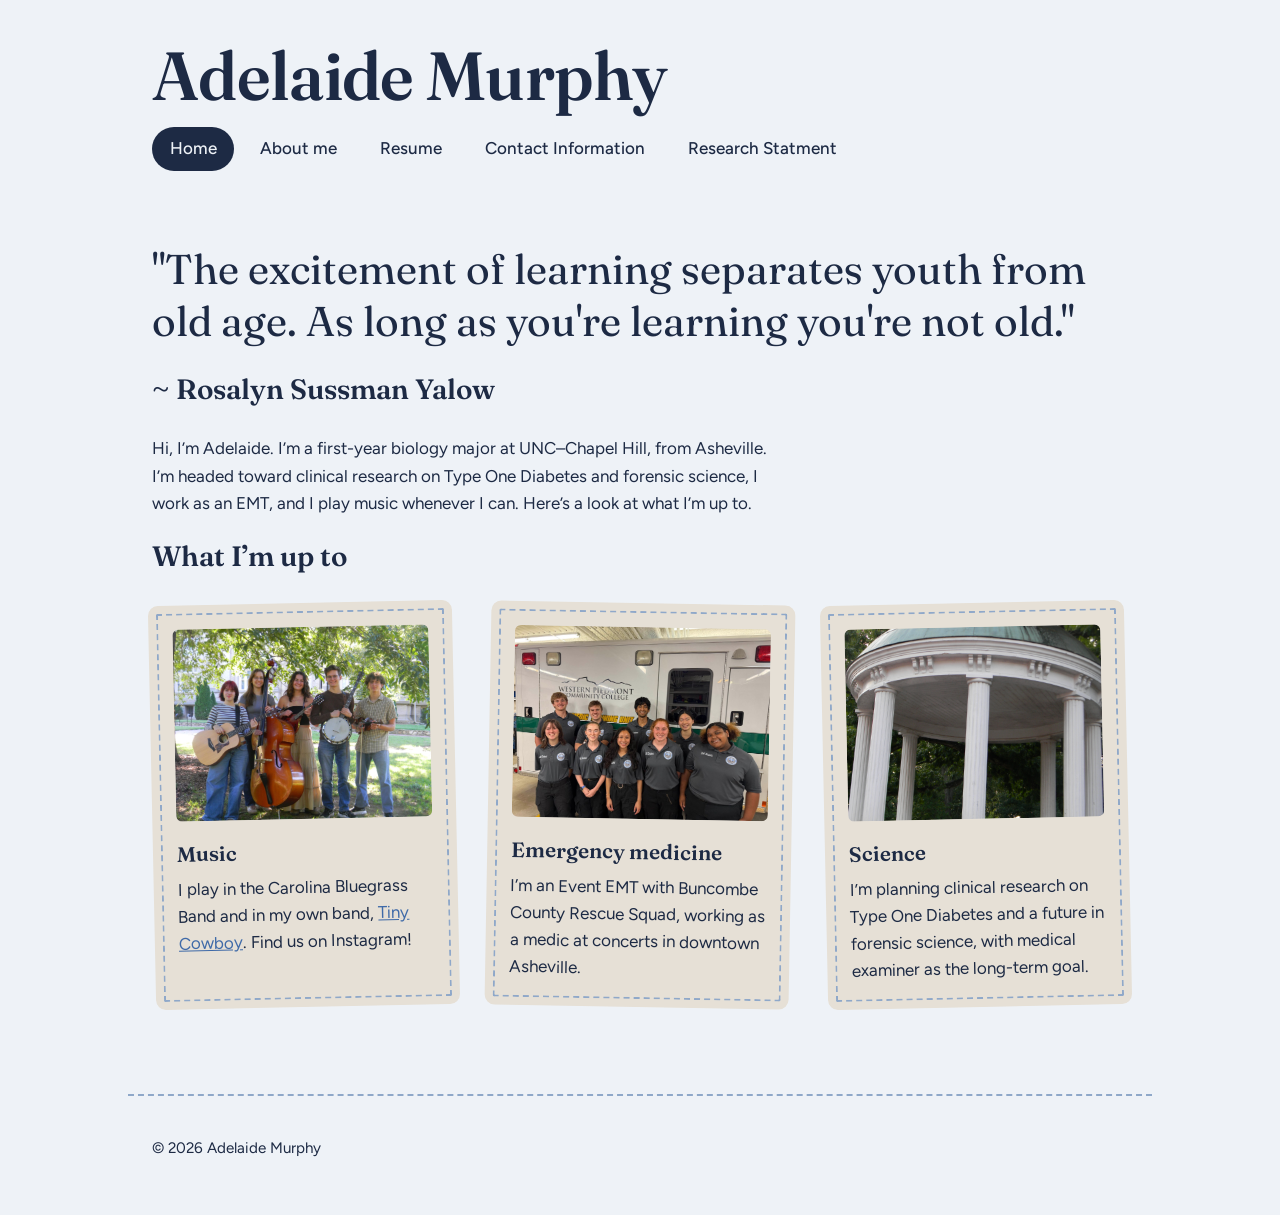
<file: index.html>
<!DOCTYPE html>
<html lang="en">
<head>
    <meta charset="UTF-8">
    <meta name="viewport" content="width=device-width, initial-scale=1">
    <title>Adelaide Murphy</title>
    <link rel="preconnect" href="https://fonts.googleapis.com">
    <link rel="preconnect" href="https://fonts.gstatic.com" crossorigin>
    <link href="https://fonts.googleapis.com/css2?family=Fraunces:opsz,wght@9..144,400;9..144,600&family=Figtree:wght@400;500;600&display=swap" rel="stylesheet">
    <link rel="stylesheet" href="style.css">
</head>
<body>
    <header class="site-header">
        <h1 id="title">Adelaide Murphy</h1>
        <nav class="navbar">
            <ul>
                <li><a href="index.html" aria-current="page">Home</a></li>
                <li><a href="aboutme.html">About me</a></li>
                <li><a href="resume.html">Resume</a></li>
                <li><a href="contact.html">Contact Information</a></li>
                <li><a href="research.html">Research Statment</a></li>
            </ul>
        </nav>
    </header>

    <main>
        <section class="hero">
            <p class="hero-intro">"The excitement of learning separates youth from old age. As long as you're learning you're not old."</p>
            <section class="work">
                    <h2>~ Rosalyn Sussman Yalow</h2>
            <p></p>
            <p class="hero-note">Hi, I’m Adelaide. I’m a first-year biology major at UNC–Chapel Hill, from Asheville. I’m headed toward clinical research on Type One Diabetes and forensic science, I work as an EMT, and I play music whenever I can. Here’s a look at what I’m up to.</p>
        </section>
        <p></p>
        <section class="work">
            <h2>What I’m up to</h2>
            <div class="work-grid">
                <article class="piece">
                    <img class="piece-image" src="images/tiny-cowboy.jpg" alt="Five musicians standing under a tree holding a guitar, upright bass, mandolin, banjo, and fiddle">
                    <h3>Music</h3>
                    <p>I play in the Carolina Bluegrass Band and in my own band, <a href="https://www.instagram.com/tinycowboybluegrass" target="_blank" rel="noopener">Tiny Cowboy</a>. Find us on Instagram!</p>
                </article>
                <article class="piece">
                    <img class="piece-image" src="images/ems.jpg" alt="A group of EMS students in matching gray polo shirts standing in front of an ambulance">
                    <h3>Emergency medicine</h3>
                    <p>I’m an Event EMT with Buncombe County Rescue Squad, working as a medic at concerts in downtown Asheville.</p>
                </article>
                <article class="piece">
                    <img class="piece-image" src="images/oldwell.jpg">
                    <h3>Science</h3>
                    <p>I’m planning clinical research on Type One Diabetes and a future in forensic science, with medical examiner as the long-term goal.</p>
                </article>
            </div>
        </section>
    </main>

    <footer class="site-footer">
        <p>© 2026 Adelaide Murphy</p>
    </footer>
</body>
</html>
</file>
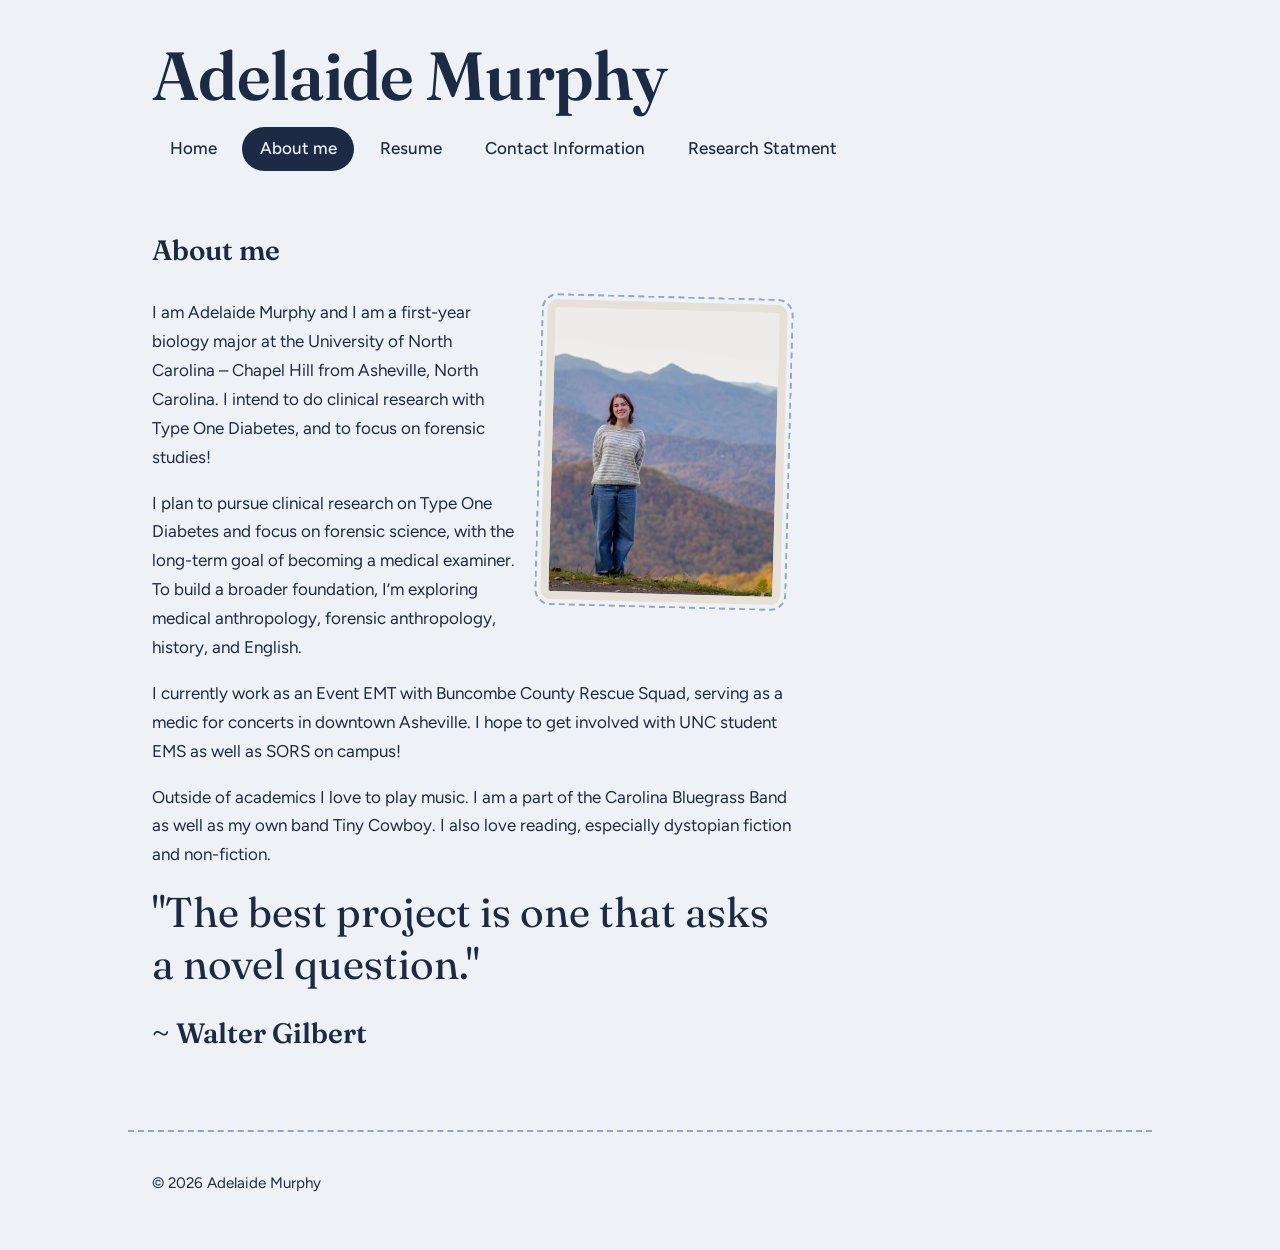
<file: aboutme.html>
<!DOCTYPE html>
<html lang="en">
<head>
    <meta charset="UTF-8">
    <meta name="viewport" content="width=device-width, initial-scale=1">
    <title>About Me</title>
    <link rel="preconnect" href="https://fonts.googleapis.com">
    <link rel="preconnect" href="https://fonts.gstatic.com" crossorigin>
    <link href="https://fonts.googleapis.com/css2?family=Fraunces:opsz,wght@9..144,400;9..144,600&family=Figtree:wght@400;500;600&display=swap" rel="stylesheet">
    <link rel="stylesheet" href="style.css">
</head>
<body>
    <header class="site-header">
        <h1 id="title">Adelaide Murphy</h1>
        <nav class="navbar">
            <ul>
                <li><a href="index.html">Home</a></li>
                <li><a href="aboutme.html" aria-current="page">About me</a></li>
                <li><a href="resume.html">Resume</a></li>
                <li><a href="contact.html">Contact Information</a></li>
                <li><a href="research.html">Research Statment</a></li>
            </ul>
        </nav>
    </header>

    <main>
        <div class="prose">
            <h2>About me</h2>

            <img class="portrait" src="images/adelaide.jpg" alt="Adelaide smiling in a gray knit sweater, with the Blue Ridge Mountains in autumn colors behind her">

            <p>I am Adelaide Murphy and I am a first-year biology major at the University of North Carolina – Chapel Hill from Asheville, North Carolina. I intend to do clinical research with Type One Diabetes, and to focus on forensic studies!</p>

            <p>I plan to pursue clinical research on Type One Diabetes and focus on forensic science, with the long-term goal of becoming a medical examiner. To build a broader foundation, I’m exploring medical anthropology, forensic anthropology, history, and English.</p>

            <p>I currently work as an Event EMT with Buncombe County Rescue Squad, serving as a medic for concerts in downtown Asheville. I hope to get involved with UNC student EMS as well as SORS on campus!</p>

            <p>Outside of academics I love to play music. I am a part of the Carolina Bluegrass Band as well as my own band Tiny Cowboy. I also love reading, especially dystopian fiction and non-fiction.</p>
           
            
            <p class="hero-intro">"The best project is one that asks a novel question."</p>
            <section class="work">
                    <h2>~ Walter Gilbert</h2>
            
        </div>
    </main>

    <footer class="site-footer">
        <p>© 2026 Adelaide Murphy</p>
    </footer>
</body>
</html>
</file>
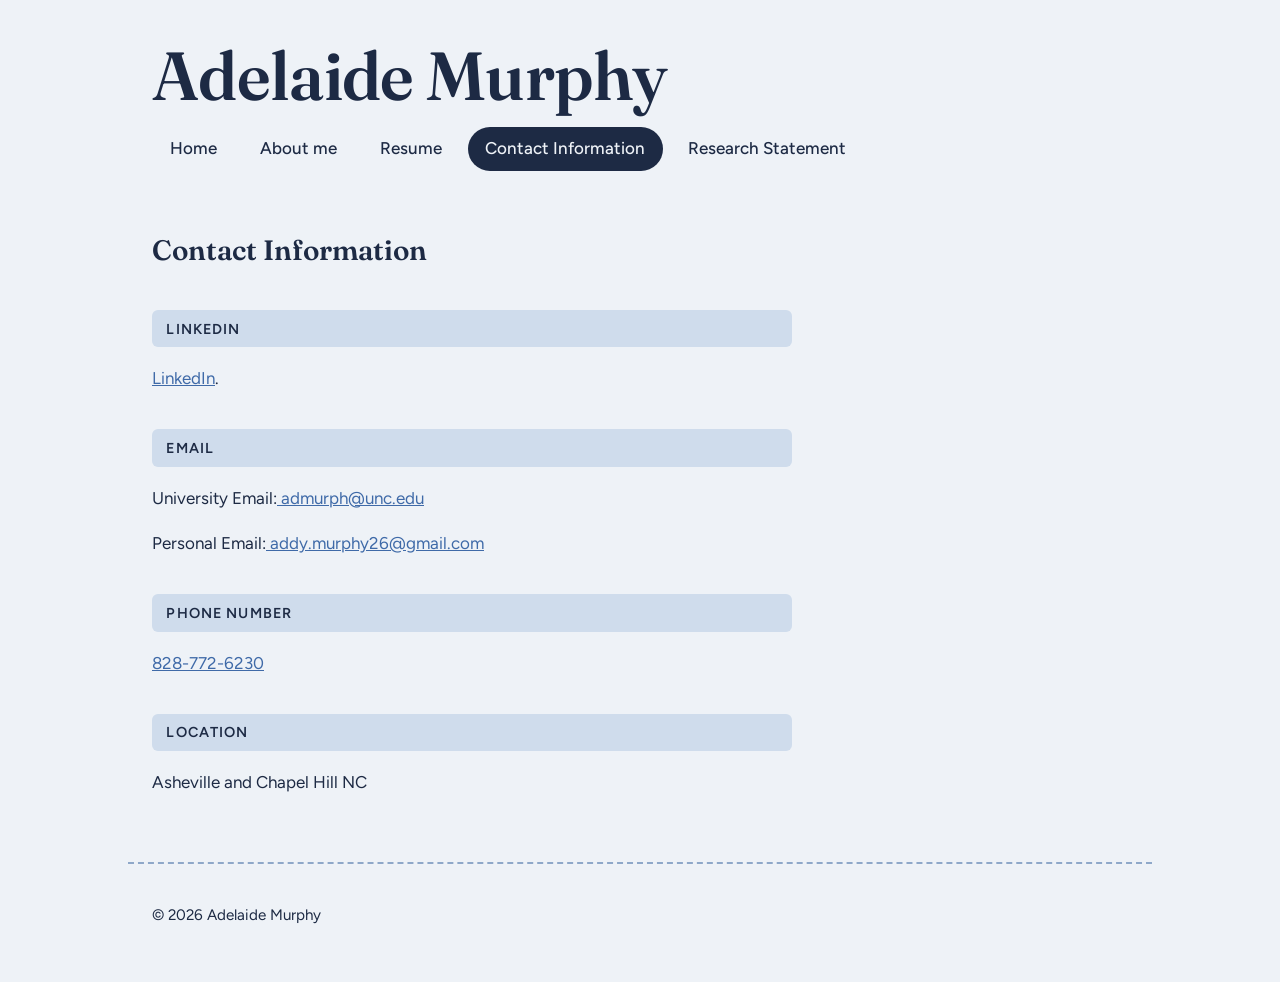
<file: contact.html>
<!DOCTYPE html>
<html lang="en">
<head>
    <meta charset="UTF-8">
    <meta name="viewport" content="width=device-width, initial-scale=1">
    <title>Contact Information</title>
    <link rel="preconnect" href="https://fonts.googleapis.com">
    <link rel="preconnect" href="https://fonts.gstatic.com" crossorigin>
    <link href="https://fonts.googleapis.com/css2?family=Fraunces:opsz,wght@9..144,400;9..144,600&family=Figtree:wght@400;500;600&display=swap" rel="stylesheet">
    <link rel="stylesheet" href="style.css">
</head>
<body>
    <header class="site-header">
        <h1 id="title">Adelaide Murphy</h1>
        <nav class="navbar">
            <ul>
                <li><a href="index.html">Home</a></li>
                <li><a href="aboutme.html">About me</a></li>
                <li><a href="resume.html">Resume</a></li>
                <li><a href="contact.html" aria-current="page">Contact Information</a></li>
                <li><a href="research.html">Research Statement</a></li>
            </ul>
        </nav>
    </header>
    
    <main>
        <div class="prose">
            <h2>Contact Information</h2>
            <h3>LinkedIn</h3>
                <p><a href="https://www.linkedin.com/in/adelaide-murphy-31bb5234a/" target="_blank" rel="noopener">LinkedIn</a>.</p>
            <h3>Email</h3>
                <p>University Email:<a href="mailto:admurph@unc.edu"> admurph@unc.edu</a></p>
                <p>Personal Email:<a href="mailto:addy.murphy26@gmail.com"> addy.murphy26@gmail.com</a></p>
            <h3>Phone Number</h3>
                <p><a href="tel:+18287726230">828-772-6230</a></p>
            <h3>Location</h3>
                <p>Asheville and Chapel Hill NC</p>
        </div>
    </main>

    <footer class="site-footer">
        <p>© 2026 Adelaide Murphy</p>
    </footer>
</body>
</html>
  <body>
</file>
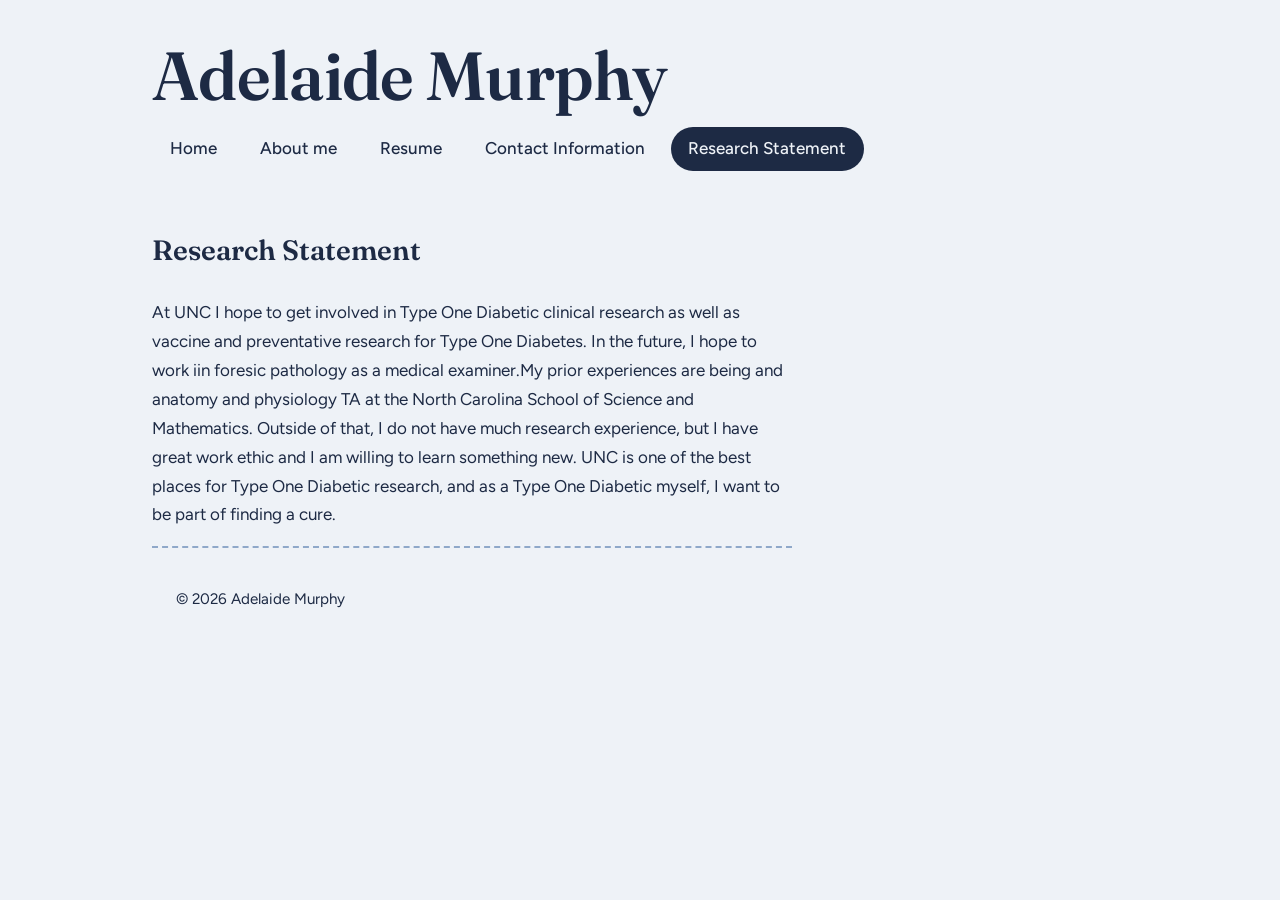
<file: research.html>
<!DOCTYPE html>
<html lang="en">
<head>
    <meta charset="UTF-8">
    <meta name="viewport" content="width=device-width, initial-scale=1">
    <title>About Me</title>
    <link rel="preconnect" href="https://fonts.googleapis.com">
    <link rel="preconnect" href="https://fonts.gstatic.com" crossorigin>
    <link href="https://fonts.googleapis.com/css2?family=Fraunces:opsz,wght@9..144,400;9..144,600&family=Figtree:wght@400;500;600&display=swap" rel="stylesheet">
    <link rel="stylesheet" href="style.css">
</head>
<body>
    <header class="site-header">
        <h1 id="title">Adelaide Murphy</h1>
        <nav class="navbar">
            <ul>
                <li><a href="index.html">Home</a></li>
                <li><a href="aboutme.html">About me</a></li>
                <li><a href="resume.html">Resume</a></li>
                <li><a href="contact.html">Contact Information</a></li>
                <li><a href="research.html" aria-current="page">Research Statement</a></li>
            </ul>
        </nav>
    </header>
    </ul>
        </nav>
    </header>
    
    <main>
        <div class="prose">
            <h2>Research Statement</h2>
            <p>At UNC I hope to get involved in Type One Diabetic clinical research as well as vaccine and preventative research for Type One Diabetes. In the future, I hope to work iin foresic pathology as a medical examiner.My prior experiences are being and anatomy and physiology TA at the North Carolina School of Science and Mathematics. Outside of that, I do not have much research experience, but I have great work ethic and I am willing to learn something new. UNC is one of the best places for Type One Diabetic research, and as a Type One Diabetic myself, I want to be part of finding a cure. </p>
     <footer class="site-footer">
        <p>© 2026 Adelaide Murphy</p>
    </footer>
<body>
</file>
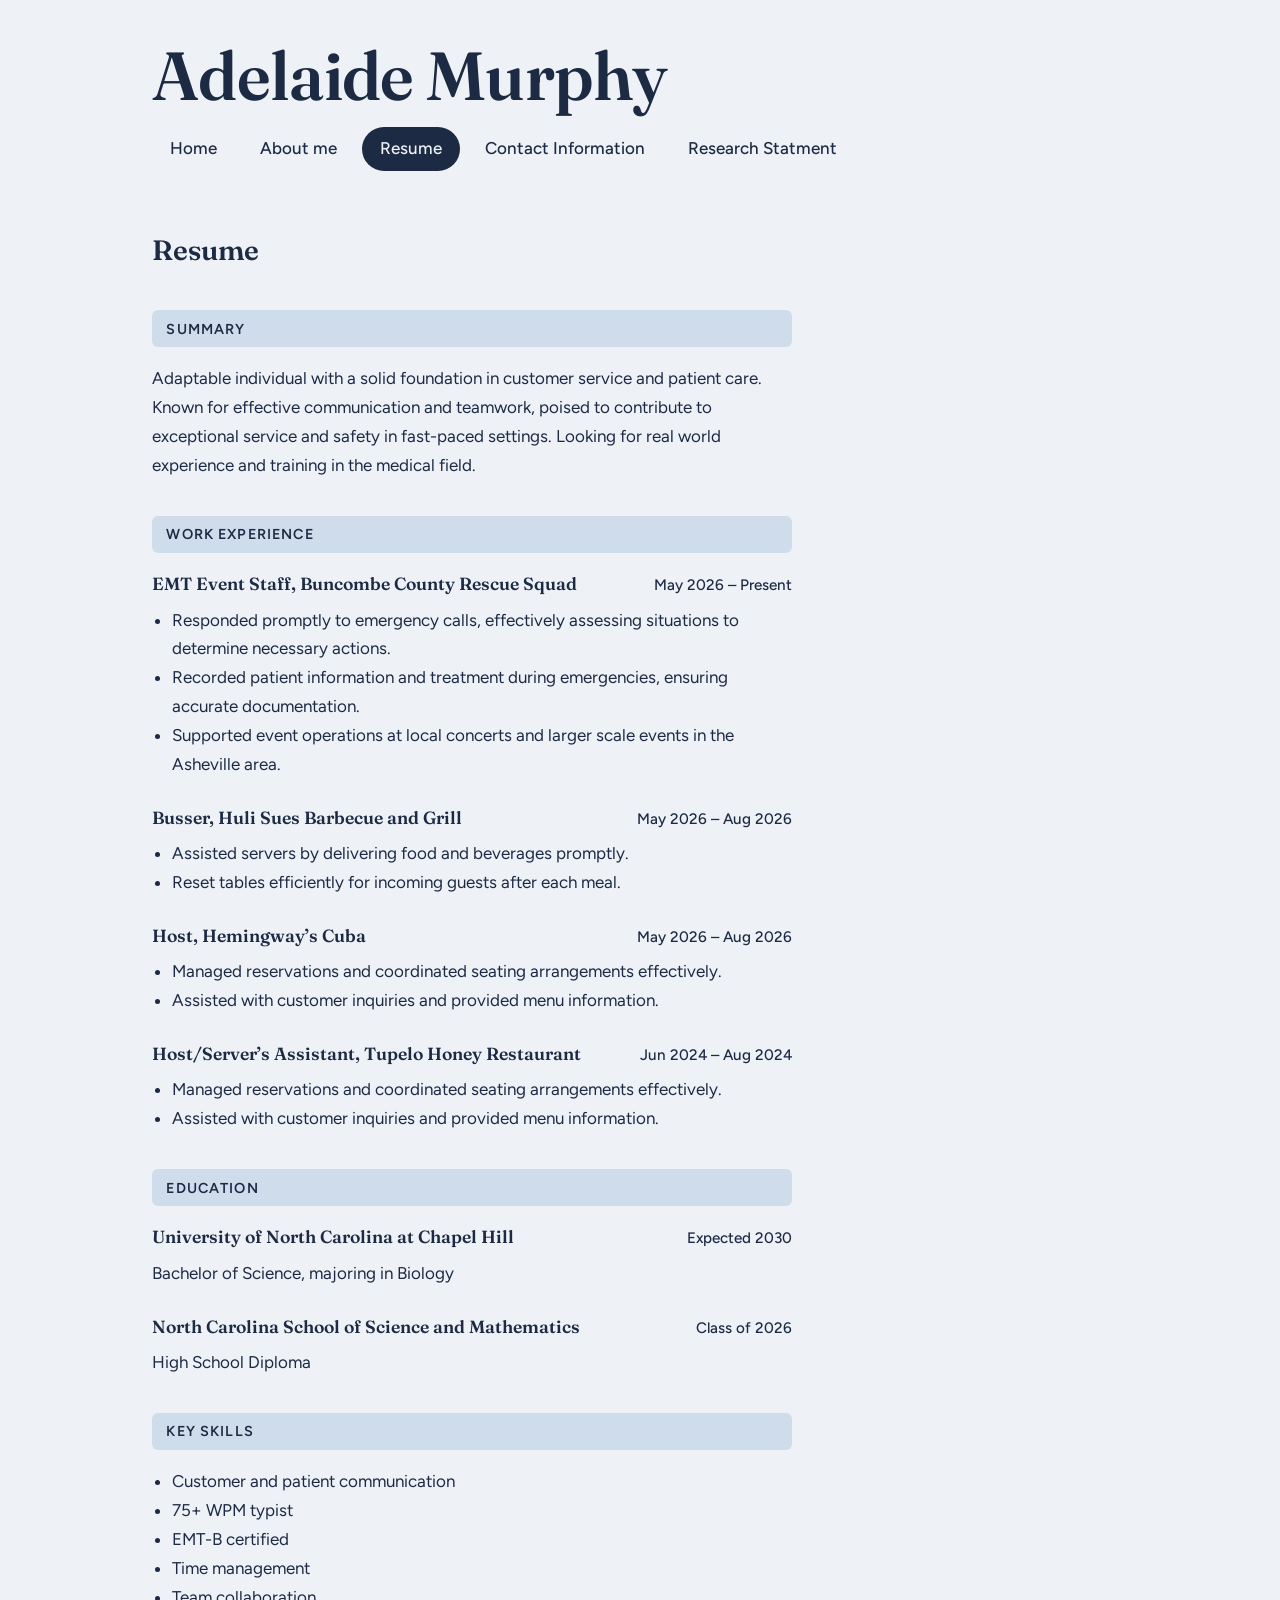
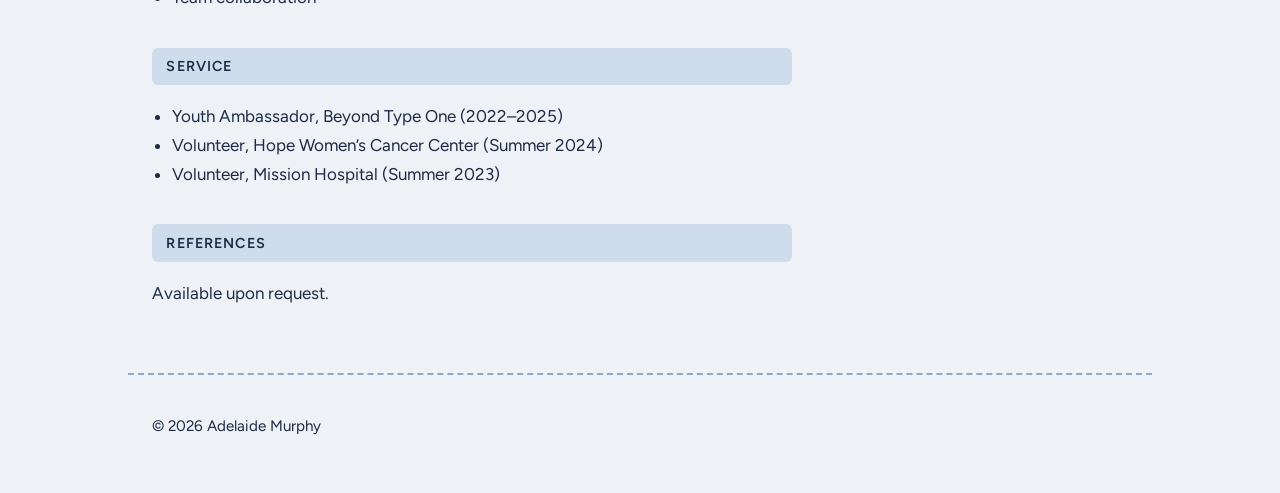
<file: resume.html>
<!DOCTYPE html>
<html lang="en">
<head>
    <meta charset="UTF-8">
    <meta name="viewport" content="width=device-width, initial-scale=1">
    <title>Resume</title>
    <link rel="preconnect" href="https://fonts.googleapis.com">
    <link rel="preconnect" href="https://fonts.gstatic.com" crossorigin>
    <link href="https://fonts.googleapis.com/css2?family=Fraunces:opsz,wght@9..144,400;9..144,600&family=Figtree:wght@400;500;600&display=swap" rel="stylesheet">
    <link rel="stylesheet" href="style.css">
</head>
<body>
    <header class="site-header">
        <h1 id="title">Adelaide Murphy</h1>
        <nav class="navbar">
            <ul>
                <li><a href="index.html">Home</a></li>
                <li><a href="aboutme.html">About me</a></li>
                <li><a href="resume.html" aria-current="page">Resume</a></li>
                <li><a href="contact.html">Contact Information</a></li>
                <li><a href="research.html">Research Statment</a></li>

            </ul>
        </nav>
    </header>

    <main>
        <div class="prose">
            <h2>Resume</h2>

            <h3>Summary</h3>
            <p>Adaptable individual with a solid foundation in customer service and patient care. Known for effective communication and teamwork, poised to contribute to exceptional service and safety in fast-paced settings. Looking for real world experience and training in the medical field.</p>

            <h3>Work experience</h3>

            <div class="entry">
                <div class="entry-head">
                    <h4>EMT Event Staff, Buncombe County Rescue Squad</h4>
                    <span class="entry-date">May 2026 – Present</span>
                </div>
                <ul>
                    <li>Responded promptly to emergency calls, effectively assessing situations to determine necessary actions.</li>
                    <li>Recorded patient information and treatment during emergencies, ensuring accurate documentation.</li>
                    <li>Supported event operations at local concerts and larger scale events in the Asheville area.</li>
                </ul>
            </div>

            <div class="entry">
                <div class="entry-head">
                    <h4>Busser, Huli Sues Barbecue and Grill</h4>
                    <span class="entry-date">May 2026 – Aug 2026</span>
                </div>
                <ul>
                    <li>Assisted servers by delivering food and beverages promptly.</li>
                    <li>Reset tables efficiently for incoming guests after each meal.</li>
                </ul>
            </div>

            <div class="entry">
                <div class="entry-head">
                    <h4>Host, Hemingway’s Cuba</h4>
                    <span class="entry-date">May 2026 – Aug 2026</span>
                </div>
                <ul>
                    <li>Managed reservations and coordinated seating arrangements effectively.</li>
                    <li>Assisted with customer inquiries and provided menu information.</li>
                </ul>
            </div>

            <div class="entry">
                <div class="entry-head">
                    <h4>Host/Server’s Assistant, Tupelo Honey Restaurant</h4>
                    <span class="entry-date">Jun 2024 – Aug 2024</span>
                </div>
                <ul>
                    <li>Managed reservations and coordinated seating arrangements effectively.</li>
                    <li>Assisted with customer inquiries and provided menu information.</li>
                </ul>
            </div>

            <h3>Education</h3>

            <div class="entry">
                <div class="entry-head">
                    <h4>University of North Carolina at Chapel Hill</h4>
                    <span class="entry-date">Expected 2030</span>
                </div>
                <p>Bachelor of Science, majoring in Biology</p>
            </div>

            <div class="entry">
                <div class="entry-head">
                    <h4>North Carolina School of Science and Mathematics</h4>
                    <span class="entry-date">Class of 2026</span>
                </div>
                <p>High School Diploma</p>
            </div>

            <h3>Key skills</h3>
            <ul>
                <li>Customer and patient communication</li>
                <li>75+ WPM typist</li>
                <li>EMT-B certified</li>
                <li>Time management</li>
                <li>Team collaboration</li>
            </ul>

            <h3>Service</h3>
            <ul>
                <li>Youth Ambassador, Beyond Type One (2022–2025)</li>
                <li>Volunteer, Hope Women’s Cancer Center (Summer 2024)</li>
                <li>Volunteer, Mission Hospital (Summer 2023)</li>
            </ul>

            <h3>References</h3>
            <p>Available upon request.</p>
        </div>
    </main>

    <footer class="site-footer">
        <p>© 2026 Adelaide Murphy</p>
    </footer>
</body>
</html>
</file>
<file: style.css>
/* ---------- Colors and fonts ---------- */
:root {
    --ink: #1d2a44;        /* deep blue for text */
    --blue: #3f6aa8;       /* links and accents */
    --sky: #cfdcec;        /* soft blue for highlights */
    --stitch: #8fa8c9;     /* stitched borders */
    --mist: #eef2f7;       /* page background */
    --oat: #e6e0d6;        /* warm neutral for tiles */

    --display: 'Fraunces', Georgia, 'Times New Roman', serif;
    --body: 'Figtree', system-ui, -apple-system, 'Segoe UI', sans-serif;
}

/* ---------- Base ---------- */
* {
    box-sizing: border-box;
}

body {
    margin: 0;
    background-color: var(--mist);
    color: var(--ink);
    font-family: var(--body);
    font-size: 1.0625rem;
    line-height: 1.6;
}

main,
.site-header,
.site-footer {
    max-width: 64rem;
    margin: 0 auto;
    padding-left: 1.5rem;
    padding-right: 1.5rem;
}

a {
    color: var(--blue);
}

a:focus-visible {
    outline: 3px solid var(--blue);
    outline-offset: 3px;
    border-radius: 4px;
}

/* ---------- Header and navigation ---------- */
.site-header {
    display: flex;
    flex-wrap: wrap;
    align-items: flex-end;
    justify-content: space-between;
    gap: 1rem 2rem;
    padding-top: 2.5rem;
    padding-bottom: 1.5rem;
}

#title {
    margin: 0;
    font-family: var(--display);
    font-weight: 600;
    font-size: clamp(2.5rem, 7vw, 4.25rem);
    line-height: 1.05;
    letter-spacing: -0.01em;
}

.navbar ul {
    display: flex;
    flex-wrap: wrap;
    gap: 0.5rem;
    list-style-type: none;
    margin: 0;
    padding: 0;
}

.navbar a {
    display: block;
    padding: 0.5rem 1.1rem;
    border-radius: 999px;
    color: var(--ink);
    font-weight: 500;
    text-decoration: none;
    transition: background-color 0.15s ease;
}

.navbar a:hover {
    background-color: var(--sky);
}

.navbar a[aria-current="page"] {
    background-color: var(--ink);
    color: var(--mist);
}

/* ---------- Home page: hero ---------- */
.hero {
    padding: 3rem 0 2.5rem;
}

.hero-intro {
    max-width: 88rem;
    margin: 0 0 1.25rem;
    font-family: var(--display);
    font-weight: 400;
    font-size: clamp(1.6rem, 4.5vw, 2.6rem);
    line-height: 1.25;
}

.hero-note {
    max-width: 40rem;
    margin: 0;
}

/* ---------- Home page: work ---------- */
.work h2,
.prose h2 {
    margin: 0 0 1.5rem;
    font-family: var(--display);
    font-weight: 600;
    font-size: 1.75rem;
}

.work-grid {
    display: grid;
    grid-template-columns: repeat(auto-fit, minmax(16rem, 1fr));
    gap: 2rem;
    padding-bottom: 3rem;
}

.piece {
    min-width: 0;
    padding: 1.5rem;
    background-color: var(--oat);
    border-radius: 10px;
    outline: 2px dashed var(--stitch);
    outline-offset: -10px;
    transition: transform 0.2s ease;
}

.piece:nth-child(odd) {
    transform: rotate(-1.2deg);
}

.piece:nth-child(even) {
    transform: rotate(1deg);
}

.piece:hover {
    transform: rotate(0deg);
}

.piece-image {
    aspect-ratio: 4 / 3;
    margin-bottom: 1rem;
    background-color: var(--sky);
    border-radius: 6px;
}

.piece h3 {
    margin: 0 0 0.35rem;
    font-family: var(--display);
    font-weight: 600;
    font-size: 1.3rem;
}

.piece p {
    margin: 0;
}

img.piece-image {
    display: block;
    width: 100%;
    max-width: 100%;
    height: auto;
    aspect-ratio: 4 / 3;
    object-fit: cover;
}

.portrait {
    float: right;
    display: block;
    width: min(15rem, 45%);
    height: auto;
    aspect-ratio: 4 / 5;
    object-fit: cover;
    object-position: 30% 50%;
    margin: 0.25rem 0.5rem 1rem 1.75rem;
    border: 8px solid var(--oat);
    border-radius: 10px;
    outline: 2px dashed var(--stitch);
    outline-offset: 4px;
    transform: rotate(1.5deg);
}

/* ---------- About and resume pages ---------- */
.prose {
    max-width: 40rem;
    padding: 2rem 0 3rem;
    line-height: 1.7;
}

/* ---------- Resume ---------- */
.prose h3 {
    margin: 2.25rem 0 1rem;
    padding: 0.4rem 0.9rem;
    background-color: var(--sky);
    border-radius: 6px;
    font-family: var(--body);
    font-weight: 600;
    font-size: 0.9rem;
    letter-spacing: 0.08em;
    text-transform: uppercase;
}

.entry {
    margin-bottom: 1.5rem;
}

.entry-head {
    display: flex;
    flex-wrap: wrap;
    align-items: baseline;
    justify-content: space-between;
    gap: 0.15rem 1.5rem;
}

.entry-head h4 {
    margin: 0;
    font-family: var(--display);
    font-weight: 600;
    font-size: 1.1rem;
}

.entry-date {
    font-size: 0.95rem;
    font-weight: 500;
    white-space: nowrap;
}

.entry p,
.entry ul {
    margin: 0.4rem 0 0;
}

.prose ul {
    padding-left: 1.25rem;
}

/* ---------- Contact Information ----------- */

/* ---------- Footer ---------- */
.site-footer {
    padding-top: 1.5rem;
    padding-bottom: 2.5rem;
    border-top: 2px dashed var(--stitch);
    font-size: 0.95rem;
}

/* ---------- Respect reduced motion ---------- */
@media (prefers-reduced-motion: reduce) {
    .piece,
    .navbar a {
        transition: none;
    }
}
}
</file>
